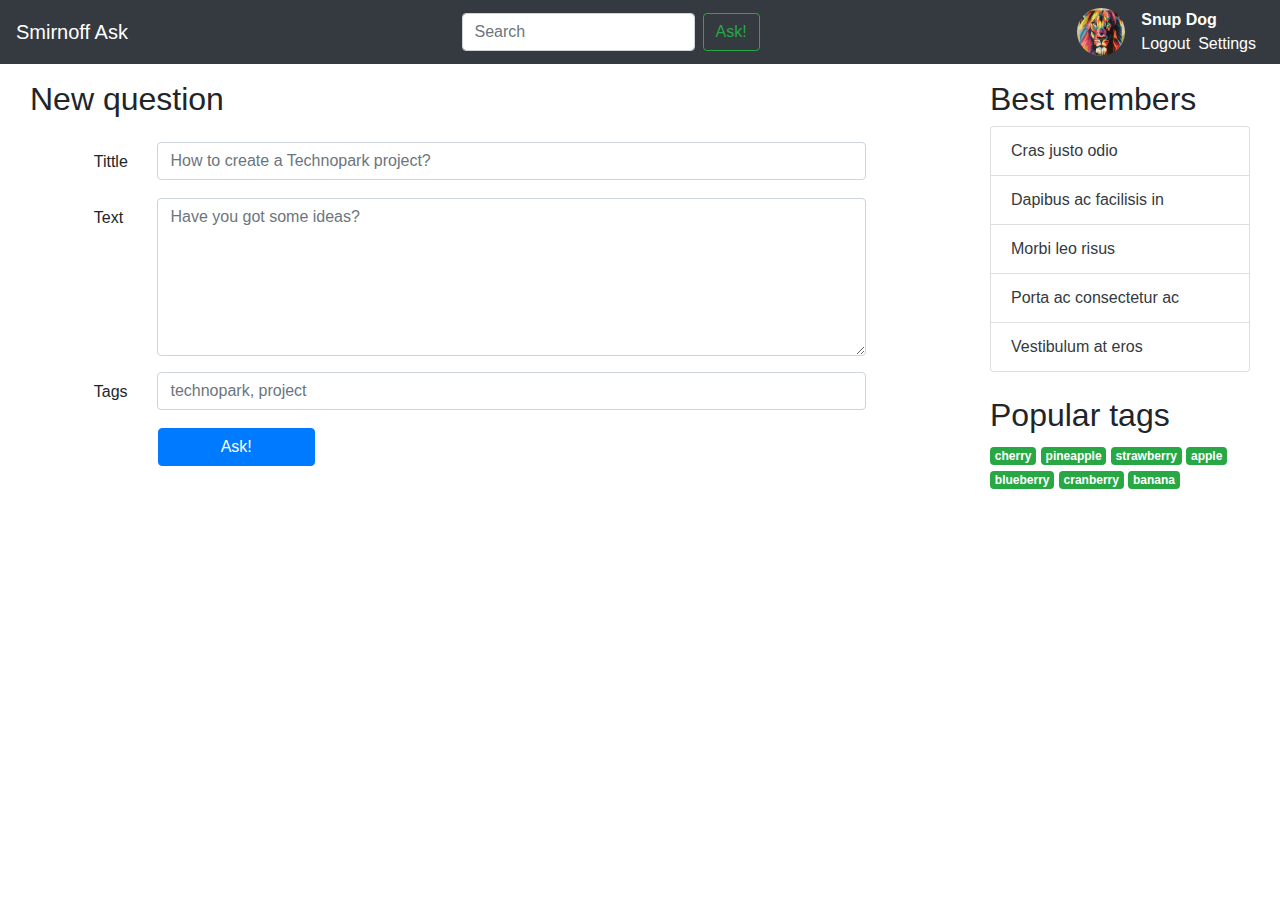
<file: templates/ask.html>
<!doctype html>
<html lang="en">
<head>
    <meta charset="utf-8">
    <title>ask</title>


    <!-- Bootstrap core CSS -->
    <link rel="stylesheet" href="../static/bootstrap/css/bootstrap.min.css">

    <!-- Custom styles for this template -->
    <link rel="stylesheet" href="../static/css/navbar.css">
    <!--link href="https://fonts.googleapis.com/css?family=Playfair+Display:700,900" rel="stylesheet"-->

</head>

<body>


  <!-- Navbar -->
  <nav class="navbar navbar-expand-md navbar-dark bg-dark">

    <a class="navbar-brand" href="#">Smirnoff Ask</a>

    <button class="navbar-toggler" type="button" data-toggle="collapse"  aria-expanded="false" aria-label="Toggle navigation">
      <span class="navbar-toggler-icon"></span>
    </button>

    <div class="collapse navbar-collapse justify-content-md-center">
      <ul class="navbar-nav">
        <li class="nav-item">

          <form class="form-inline">
            <input class="form-control mr-md-2 " type="search" placeholder="Search" aria-label="Search">
            <button class="btn btn-outline-success my-2 my-sm-0" type="submit">Ask!</button>
          </form>

        </li>

      </ul>
    </div>

    <div class="media">
      <a href = "#"><img class="mr-3 rounded-circle" src="../static/img/1.jpg" alt="" width="48" height="48"></a>
    </div>



    <nav class="nav flex-column">
      <a class="active text-white" href="#"> <strong> Snup Dog </strong> </a>
      <nav class="nav">
        <a class="active pr-2 text-white" href="#">Logout</a>
        <a class="active pr-2 text-white" href="#">Settings</a>
      </nav>
    </nav>

  </nav>




  <!-- Page content -->
  <div class = "conainer container-fluid">

  <div class="row mb-2">
      <div class="col-md-9">

        <div class = "container themen-container">
          <h2 class="mb-4">New question</h2>
        </div>


        <div class>
          <form class="form-horizontal">
          <fieldset>


          <!-- Text input-->
          <div class="form-group row mr-0">
            <label class="control-label col-md-1 offset-md-1 mb-0 pb-2 pt-2" for="tittle">Tittle</label>
            <input id="tittle" name="tittle" type="text" placeholder="How to create a Technopark project?" class="form-control input-md col-md-9">
          </div>

          <!-- Textarea -->
          <div class="form-group row mr-0">
            <label class="control-label col-md-1 offset-md-1 mb-0 pb-2 pt-2" for="textarea">Text</label>
            <textarea class="form-control col-md-9" id="textarea" name="textarea" rows="6" placeholder="Have you got some ideas?"></textarea>
          </div>

          <!-- Text input-->
          <div class="form-group row mr-0">
            <label class="control-label col-md-1 offset-md-1 mb-0 pb-2 pt-2" for="tags">Tags</label>
            <input id="tags" name="tags" type="text" placeholder="technopark, project" class="form-control input-md col-md-9">
          </div>

          <!-- Button -->
          <div class="form-group row mr-0">
            <label class="control-label" for="singlebutton"></label>
            <button id="singlebutton" name="singlebutton" class="btn btn-primary col-md-2 offset-md-2">Ask!</button>
          </div>

          </fieldset>
          </form>

        </div>




       </div>



      <div class="col-md-3">

        <div class = "container mb-4">
          <h2>Best members </h2>

          <ul class="list-group">
            <li class="list-group-item"><a class = "text-dark" href = "#">Cras justo odio</a></li>
            <li class="list-group-item"><a class = "text-dark" href = "#">Dapibus ac facilisis in</a></li>
            <li class="list-group-item"><a class = "text-dark" href = "#">Morbi leo risus</a></li>
            <li class="list-group-item"><a class = "text-dark" href = "#">Porta ac consectetur ac</a></li>
            <li class="list-group-item"><a class = "text-dark" href = "#">Vestibulum at eros</a></li>
          </ul>
        </div>

        <div class = "container mb-4">

          <h2>Popular tags</h2>
          <a href="#"><span class="badge badge-success">cherry</span></a>
          <a href="#"><span class="badge badge-success">pineapple</span></a>
          <a href="#"><span class="badge badge-success">strawberry</span></a>
          <a href="#"><span class="badge badge-success">apple</span></a>
          <a href="#"><span class="badge badge-success">blueberry</span></a>
          <a href="#"><span class="badge badge-success">cranberry</span></a>
          <a href="#"><span class="badge badge-success">banana</span></a>

        </div>

      </div>
    </div>

</div>
</body>
</html>
</file>
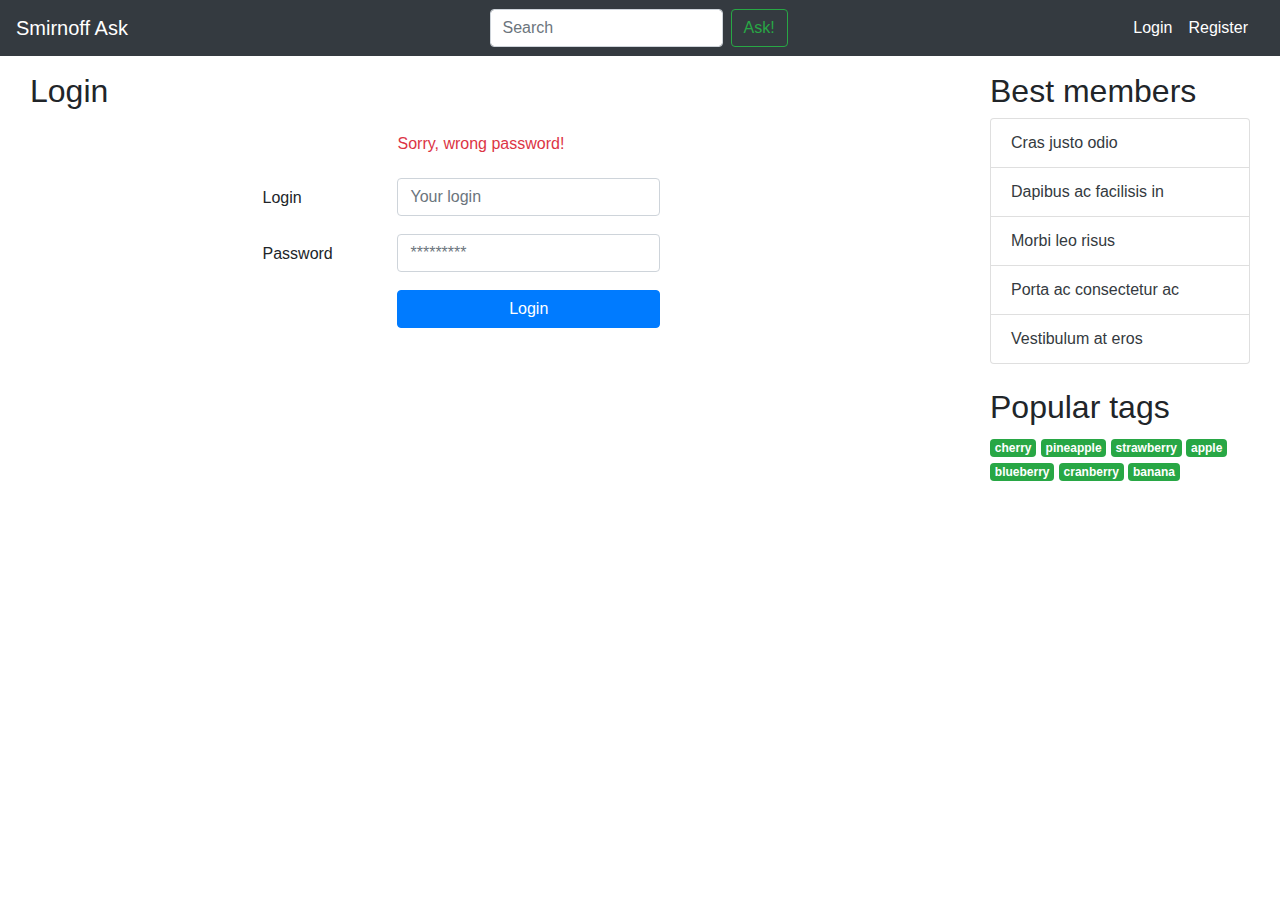
<file: templates/login.html>
<!doctype html>
<html lang="en">
<head>
    <meta charset="utf-8">
    <title>login</title>


    <!-- Bootstrap core CSS -->
    <link rel="stylesheet" href="../static/bootstrap/css/bootstrap.min.css">

    <!-- Custom styles for this template -->
    <link rel="stylesheet" href="../static/css/navbar.css">
    <!--link href="https://fonts.googleapis.com/css?family=Playfair+Display:700,900" rel="stylesheet"-->

</head>

<body>


  <!-- Navbar -->
  <nav class="navbar navbar-expand-md navbar-dark bg-dark">

    <a class="navbar-brand" href="#">Smirnoff Ask</a>

    <button class="navbar-toggler" type="button" data-toggle="collapse"  aria-expanded="false" aria-label="Toggle navigation">
      <span class="navbar-toggler-icon"></span>
    </button>

    <div class="collapse navbar-collapse justify-content-md-center">
      <ul class="navbar-nav">
        <li class="nav-item">

          <form class="form-inline">
            <input class="form-control mr-md-2 " type="search" placeholder="Search" aria-label="Search">
            <button class="btn btn-outline-success my-2 my-sm-0" type="submit">Ask!</button>
          </form>

        </li>

      </ul>
    </div>


    <nav class="nav">
      <a class="active pr-3 text-white" href="#">Login</a>
      <a class="active pr-3 text-white" href="#">Register</a>
    </nav>


  </nav>




  <!-- Page content -->
  <div class = "conainer container-fluid">

  <div class="row mb-2">
      <div class="col-md-9">

        <div class = "container themen-container">
          <h2 class="mb-4">Login</h2>
        </div>

        <div class = "container themen-container col-md-6 offset-md-3 pl-0">
          <h6 class="mb-4 text-danger offset-md-4 pl-0 pr-0">Sorry, wrong password!</h6>
        </div>


        <form class="form-horizontal col-md-6 offset-md-3">
        <!fieldset>

        <!-- Text input-->
        <div class="form-group row mr-0">
          <label class="control-label col-md-4 mb-0 pb-2 pt-2" for="login">Login</label>
          <input id="login" name="login" type="text" placeholder="Your login" class="form-control input-md col-md-7">
        </div>

        <!-- Password input-->
        <div class="form-group row mr-0">
          <label class="control-label col-md-4 mb-0 pb-2 pt-2" for="password">Password</label>
          <input id="password" name="password" type="password" placeholder="*********" class="form-control input-md col-md-7">
        </div>

        <!-- Button -->
        <div class="form-group row mr-0">
          <label class="control-label" for="singlebutton"></label>
          <button id="singlebutton" name="singlebutton" class="btn btn-primary container-fluid col-md-7 offset-md-4">Login</button>
        </div>

        <!/fieldset>
        </form>



       </div>



      <div class="col-md-3">

        <div class = "container mb-4">
          <h2>Best members </h2>

          <ul class="list-group">
            <li class="list-group-item"><a class = "text-dark" href = "#">Cras justo odio</a></li>
            <li class="list-group-item"><a class = "text-dark" href = "#">Dapibus ac facilisis in</a></li>
            <li class="list-group-item"><a class = "text-dark" href = "#">Morbi leo risus</a></li>
            <li class="list-group-item"><a class = "text-dark" href = "#">Porta ac consectetur ac</a></li>
            <li class="list-group-item"><a class = "text-dark" href = "#">Vestibulum at eros</a></li>
          </ul>
        </div>

        <div class = "container mb-4">

          <h2>Popular tags</h2>
          <a href="#"><span class="badge badge-success">cherry</span></a>
          <a href="#"><span class="badge badge-success">pineapple</span></a>
          <a href="#"><span class="badge badge-success">strawberry</span></a>
          <a href="#"><span class="badge badge-success">apple</span></a>
          <a href="#"><span class="badge badge-success">blueberry</span></a>
          <a href="#"><span class="badge badge-success">cranberry</span></a>
          <a href="#"><span class="badge badge-success">banana</span></a>

        </div>

      </div>
    </div>

</div>
</body>
</html>
</file>
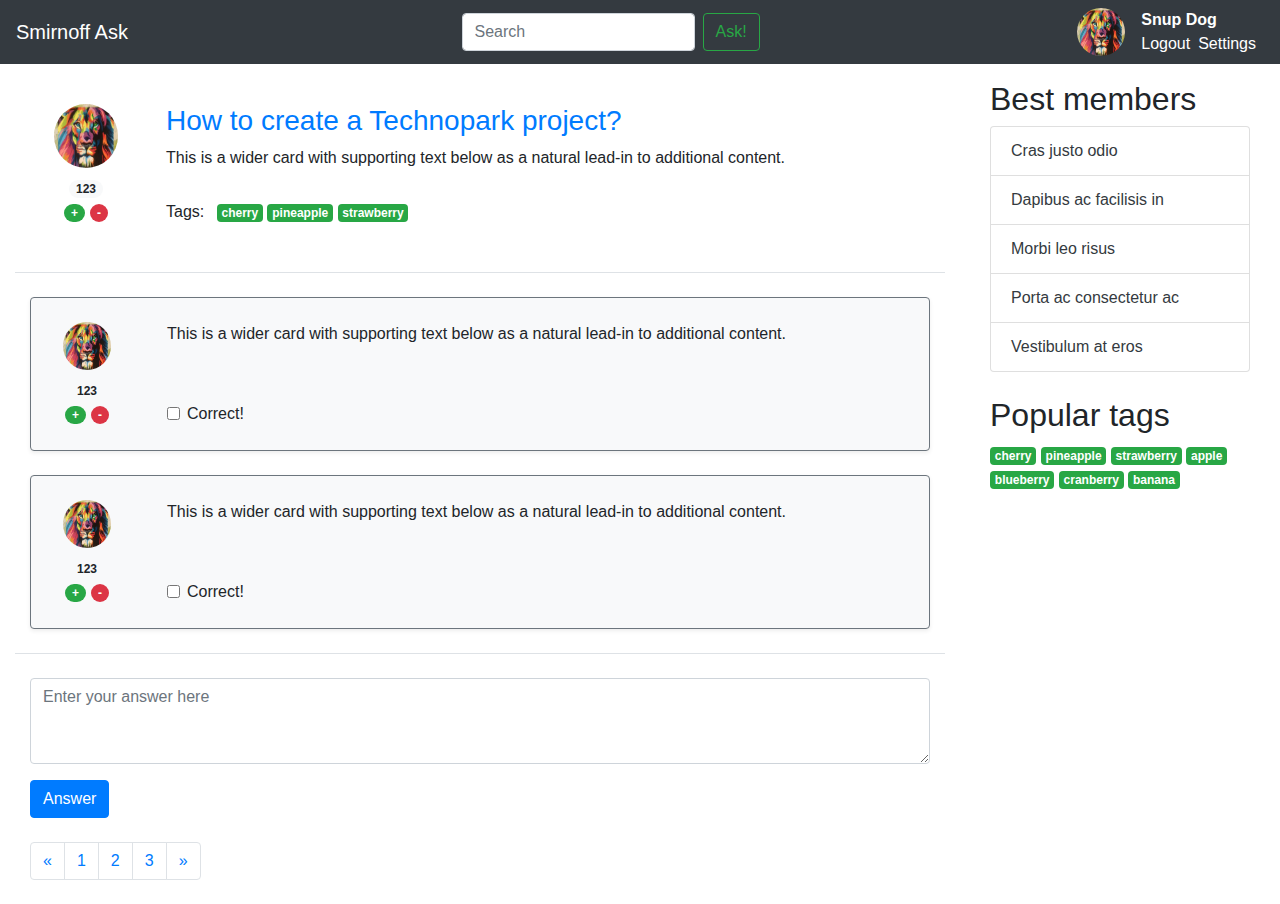
<file: templates/question.html>
<!doctype html>
<html lang="en">
<head>
    <meta charset="utf-8">
    <title>question</title>


    <!-- Bootstrap core CSS -->
    <link rel="stylesheet" href="../static/bootstrap/css/bootstrap.min.css">

    <!-- Custom styles for this template -->
    <link rel="stylesheet" href="../static/css/navbar.css">
    <!--link href="https://fonts.googleapis.com/css?family=Playfair+Display:700,900" rel="stylesheet"-->

</head>

<body>


  <!-- Navbar -->
  <nav class="navbar navbar-expand-md navbar-dark bg-dark">

    <a class="navbar-brand" href="#">Smirnoff Ask</a>

    <button class="navbar-toggler" type="button" data-toggle="collapse"  aria-expanded="false" aria-label="Toggle navigation">
      <span class="navbar-toggler-icon"></span>
    </button>

    <div class="collapse navbar-collapse justify-content-md-center">
      <ul class="navbar-nav">
        <li class="nav-item">

          <form class="form-inline">
            <input class="form-control mr-md-2 " type="search" placeholder="Search" aria-label="Search">
            <button class="btn btn-outline-success my-2 my-sm-0" type="submit">Ask!</button>
          </form>

        </li>

      </ul>
    </div>

    <div class="media">
      <a href = "#"><img class="mr-3 rounded-circle" src="../static/img/1.jpg" alt="" width="48" height="48"></a>
    </div>



    <nav class="nav flex-column">
      <a class="active text-white" href="#"> <strong> Snup Dog </strong> </a>
      <nav class="nav">
        <a class="active pr-2 text-white" href="#">Logout</a>
        <a class="active pr-2 text-white" href="#">Settings</a>
      </nav>
    </nav>

  </nav>




  <!-- Page content -->
  <div class = "conainer container-fluid">

  <div class="row mb-2">
      <div class="col-md-9">



        <div class = "container themen-container">
          <div class="row no-gutters overflow-hidden flex-md-row mb-4 h-md-250 position-relative">
            <div class="p-4 col-auto d-none d-lg-block text-center">
              <center class="media">
                <a href = "#"><img class="mr-0 mb-2 rounded-circle" src="../static/img/1.jpg" alt="" width="64" height="64"></a>
              </center>
              <center><span class="badge badge-pill badge-light">123</span></center>
              <center>
                <a href = "#"><span class="badge badge-pill badge-success">+</span></a>
                <a href = "#"><span class="badge badge-pill badge-danger">-</span></a>
              </center>
            </div>
            <div class="col p-4 d-flex align-items-start flex-column position-static">
              <a href = "#"><h3 class="mb-2">How to create a Technopark project?</h3></a>
              <p class="card-text mb-auto">This is a wider card with supporting text below as a natural lead-in to additional content.</p>
              <div class = "mt-2">
                <span class = "mr-2">Tags: </span>
                <a href="#"><span class="badge badge-success">cherry</span></a>
                <a href="#"><span class="badge badge-success">pineapple</span></a>
                <a href="#"><span class="badge badge-success">strawberry</span></a>
             </div>
            </div>
          </div>
        </div>

        <div class = "container themen-container border-bottom mb-4"></div>

        <div class = "container themen-container">
          <div class="row no-gutters border border-secondary rounded overflow-hidden flex-md-row mb-4 shadow-sm h-md-250 position-relative bg-light">
            <div class="p-4 col-auto d-none d-lg-block text-center">
              <center class="media">
                <a href = "#"><img class="ml-2 mr-2 mb-2 rounded-circle" src="../static/img/1.jpg" alt="" width="48" height="48"></a>
              </center>
              <center><span class="badge badge-pill badge-light">123</span></center>
              <center>
                <a href = "#"><span class="badge badge-pill badge-success">+</span></a>
                <a href = "#"><span class="badge badge-pill badge-danger">-</span></a>
              </center>
            </div>
            <div class="col p-4 d-flex align-items-start flex-column position-static">
              <p class="card-text mb-auto">This is a wider card with supporting text below as a natural lead-in to additional content.</p>
              <div class="form-check mt-2">
                <input type="checkbox" class="form-check-input" id="exampleCheck1">
                <label class="form-check-label" for="exampleCheck1">Correct!</label>
              </div>
            </div>
          </div>
        </div>


        <div class = "container themen-container">
          <div class="row no-gutters border border-secondary rounded overflow-hidden flex-md-row mb-4 shadow-sm h-md-250 position-relative bg-light">
            <div class="p-4 col-auto d-none d-lg-block text-center">
              <center class="media">
                <a href = "#"><img class="ml-2 mr-2 mb-2 rounded-circle" src="../static/img/1.jpg" alt="" width="48" height="48"></a>
              </center>
              <center><span class="badge badge-pill badge-light">123</span></center>
              <center>
                <a href = "#"><span class="badge badge-pill badge-success">+</span></a>
                <a href = "#"><span class="badge badge-pill badge-danger">-</span></a>
              </center>
            </div>
            <div class="col p-4 d-flex align-items-start flex-column position-static">
              <p class="card-text mb-auto">This is a wider card with supporting text below as a natural lead-in to additional content.</p>
              <div class="form-check mt-2">
                <input type="checkbox" class="form-check-input" id="exampleCheck1">
                <label class="form-check-label" for="exampleCheck1">Correct!</label>
              </div>
            </div>
          </div>
        </div>


        <div class = "container themen-container border-bottom mb-4"></div>

        <div class = "container themen-container mb-4">
          <form>
            <div class="form-group">
              <textarea class="form-control" id="exampleFormControlTextarea1" placeholder="Enter your answer here" rows="3"></textarea>
            </div>
            <button type="submit" class="btn btn-primary">Answer</button>
          </form>
        </div>

        <!-- Paginator -->
        <div class = "container themen-container">
          <nav aria-label="Page navigation example">
            <ul class="pagination">
              <li class="page-item">
                <a class="page-link" href="#" aria-label="Previous">
                  <span aria-hidden="true">&laquo;</span>
                </a>
              </li>
              <li class="page-item"><a class="page-link" href="#">1</a></li>
              <li class="page-item"><a class="page-link" href="#">2</a></li>
              <li class="page-item"><a class="page-link" href="#">3</a></li>
              <li class="page-item">
                <a class="page-link" href="#" aria-label="Next">
                  <span aria-hidden="true">&raquo;</span>
                </a>
              </li>
            </ul>
          </nav>
        </div>


       </div>



      <div class="col-md-3">

        <div class = "container mb-4">
          <h2>Best members </h2>

          <ul class="list-group">
            <li class="list-group-item"><a class = "text-dark" href = "#">Cras justo odio</a></li>
            <li class="list-group-item"><a class = "text-dark" href = "#">Dapibus ac facilisis in</a></li>
            <li class="list-group-item"><a class = "text-dark" href = "#">Morbi leo risus</a></li>
            <li class="list-group-item"><a class = "text-dark" href = "#">Porta ac consectetur ac</a></li>
            <li class="list-group-item"><a class = "text-dark" href = "#">Vestibulum at eros</a></li>
          </ul>
        </div>

        <div class = "container mb-4">

          <h2>Popular tags</h2>
          <a href="#"><span class="badge badge-success">cherry</span></a>
          <a href="#"><span class="badge badge-success">pineapple</span></a>
          <a href="#"><span class="badge badge-success">strawberry</span></a>
          <a href="#"><span class="badge badge-success">apple</span></a>
          <a href="#"><span class="badge badge-success">blueberry</span></a>
          <a href="#"><span class="badge badge-success">cranberry</span></a>
          <a href="#"><span class="badge badge-success">banana</span></a>

        </div>

      </div>
    </div>

</div>
</body>
</html>
</file>
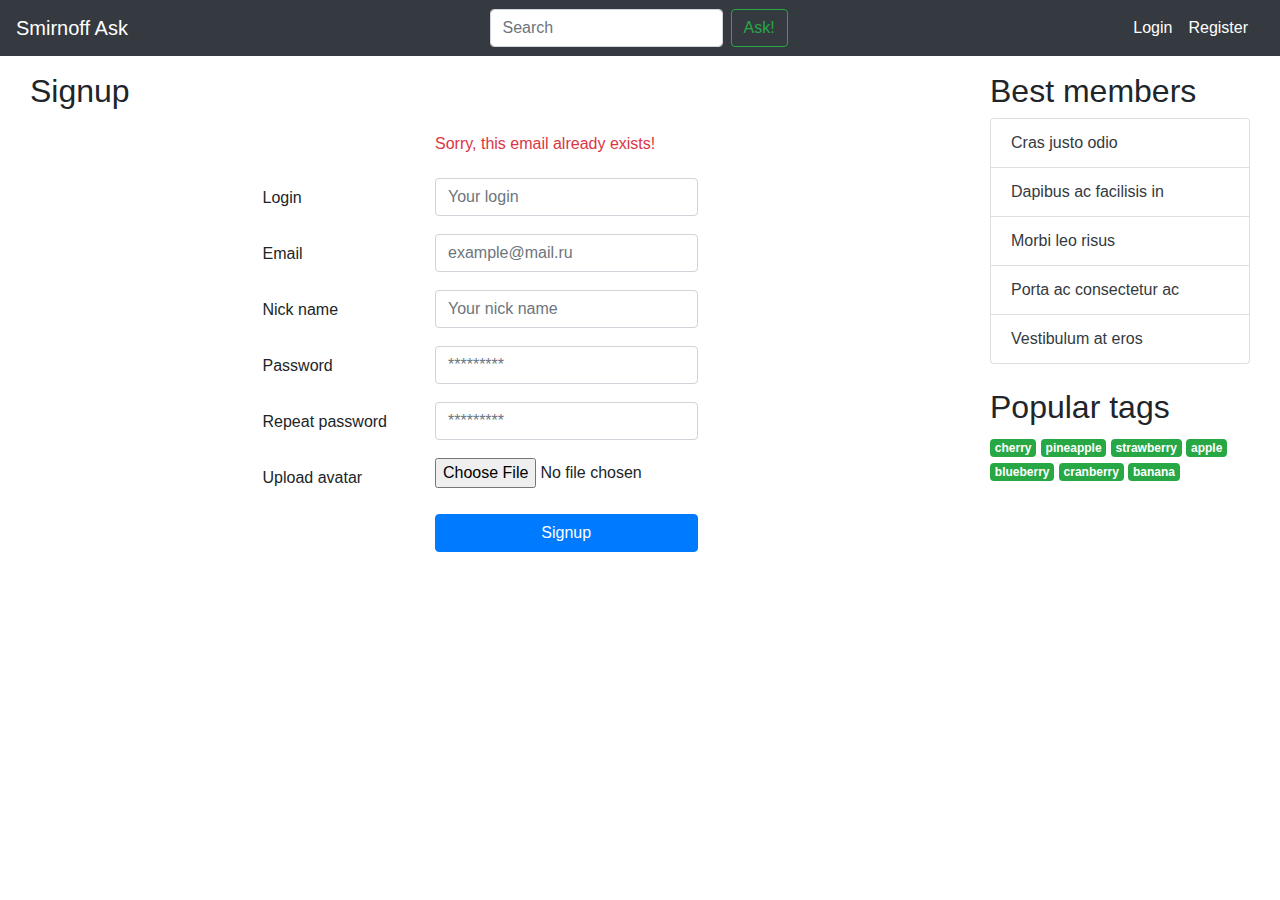
<file: templates/signup.html>
<!doctype html>
<html lang="en">
<head>
    <meta charset="utf-8">
    <title>signup</title>


    <!-- Bootstrap core CSS -->
    <link rel="stylesheet" href="../static/bootstrap/css/bootstrap.min.css">

    <!-- Custom styles for this template -->
    <link rel="stylesheet" href="../static/css/navbar.css">
    <!--link href="https://fonts.googleapis.com/css?family=Playfair+Display:700,900" rel="stylesheet"-->

</head>

<body>


  <!-- Navbar -->
  <nav class="navbar navbar-expand-md navbar-dark bg-dark">

    <a class="navbar-brand" href="#">Smirnoff Ask</a>

    <button class="navbar-toggler" type="button" data-toggle="collapse"  aria-expanded="false" aria-label="Toggle navigation">
      <span class="navbar-toggler-icon"></span>
    </button>

    <div class="collapse navbar-collapse justify-content-md-center">
      <ul class="navbar-nav">
        <li class="nav-item">

          <form class="form-inline">
            <input class="form-control mr-md-2" type="search" placeholder="Search" aria-label="Search">
            <button class="btn btn-outline-success my-2 my-sm-0" type="submit">Ask!</button>
          </form>

        </li>

      </ul>
    </div>



    <nav class="nav">
      <a class="active pr-3 text-white" href="#">Login</a>
      <a class="active pr-3 text-white" href="#">Register</a>
    </nav>

  </nav>




  <!-- Page content -->
  <div class = "conainer container-fluid">

  <div class="row mb-2">
      <div class="col-md-9">

        <div class = "container themen-container">
          <h2 class="mb-4">Signup</h2>
        </div>


<div>


        <div class = "container themen-container col-md-6 offset-md-3 pl-0">
          <h6 class="mb-4 text-danger offset-md-5 pl-0 pr-0">Sorry, this email already exists!</h6>
        </div>

        <form class="form-horizontal center-block col-md-6 offset-md-3">
        <!fieldset>


        <!-- Text input-->
        <div class="form-group row mr-0">
          <label class="control-label col-md-5 mb-0 pb-2 pt-2" for="login">Login</label>
          <input id="login" name="login" type="text" placeholder="Your login" class="form-control input-md col-md-7">
        </div>

        <!-- Text input-->
        <div class="form-group row mr-0">
          <label class="control-label col-md-5 mb-0 pb-2 pt-2" for="email">Email</label>
          <input id="email" name="email" type="text" placeholder="example@mail.ru" class="form-control input-md col-md-7">
        </div>

        <!-- Text input-->
        <div class="form-group row mr-0">
          <label class="control-label col-md-5 mb-0 pb-2 pt-2" for="nickname">Nick name</label>
          <input id="nickname" name="nickname" type="text" placeholder="Your nick name" class="form-control input-md col-md-7">
        </div>

        <!-- Password input-->
        <div class="form-group row mr-0">
          <label class="control-label col-md-5 mb-0 pb-2 pt-2" for="password">Password</label>
          <input id="password" name="password" type="password" placeholder="*********" class="form-control input-md col-md-7">
        </div>

        <!-- Password input-->
        <div class="form-group row mr-0">
          <label class="control-label col-md-5 mb-0 pb-2 pt-2" for="passwordrepeat">Repeat password </label>
          <input id="passwordrepeat" name="passwordrepeat" type="password" placeholder="*********" class="form-control input-md col-md-7">
        </div>

        <!-- File Button -->
        <div class="form-group row mr-0">
          <label class="control-label col-md-5 mb-0 pb-2 pt-2" for="filebutton">Upload avatar</label>
          <input id="filebutton" name="filebutton" class="input-file col-md-7 pl-0 pr-0" type="file">
        </div>

        <!-- Button -->
        <div class="form-group row mr-0">
          <label class="control-label col-md-5 mb-0 pb-2 pt-2" for="singlebutton"></label>
          <button id="singlebutton" name="singlebutton" class="btn btn-primary container-fluid col-md-7">Signup</button>
        </div>

        <!/fieldset>
        </form>

        </div>



       </div>



      <div class="col-md-3">

        <div class = "container mb-4">
          <h2>Best members </h2>

          <ul class="list-group">
            <li class="list-group-item"><a class = "text-dark" href = "#">Cras justo odio</a></li>
            <li class="list-group-item"><a class = "text-dark" href = "#">Dapibus ac facilisis in</a></li>
            <li class="list-group-item"><a class = "text-dark" href = "#">Morbi leo risus</a></li>
            <li class="list-group-item"><a class = "text-dark" href = "#">Porta ac consectetur ac</a></li>
            <li class="list-group-item"><a class = "text-dark" href = "#">Vestibulum at eros</a></li>
          </ul>
        </div>

        <div class = "container mb-4">

          <h2>Popular tags</h2>
          <a href="#"><span class="badge badge-success">cherry</span></a>
          <a href="#"><span class="badge badge-success">pineapple</span></a>
          <a href="#"><span class="badge badge-success">strawberry</span></a>
          <a href="#"><span class="badge badge-success">apple</span></a>
          <a href="#"><span class="badge badge-success">blueberry</span></a>
          <a href="#"><span class="badge badge-success">cranberry</span></a>
          <a href="#"><span class="badge badge-success">banana</span></a>

        </div>

      </div>
    </div>

</div>
</body>
</html>
</file>
<file: static/css/navbar.css>
.navbar {
  margin-bottom: 16px;
}

.mb-2-rem {
    margin-bottom: 2rem;
}
</file>
